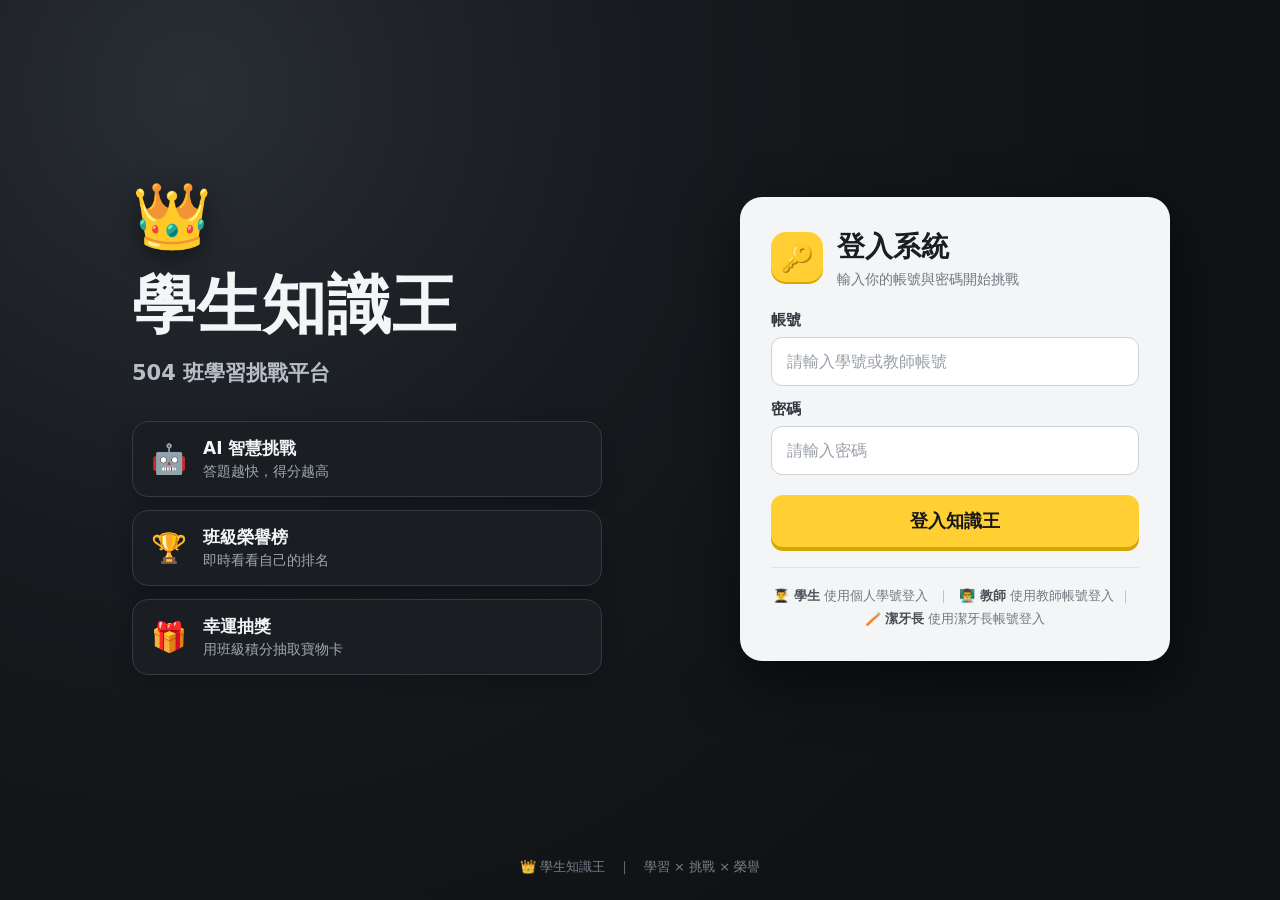
<file: index.html>
<!doctype html>
<html lang="zh-Hant">
<head>
<meta charset="utf-8">
<meta name="viewport" content="width=device-width,initial-scale=1">
<title>學生知識王｜504 班學習挑戰平台</title>
<link rel="stylesheet" href="/static/style.css">
</head>
<body class="login-page">
  <main class="login-shell">
    <section class="login-brand-panel">
      <div class="crown">👑</div>
      <h1>學生知識王</h1>
      <p class="brand-subtitle">504 班學習挑戰平台</p>

      <div class="feature-list">
        <div class="feature"><span>🤖</span><div><b>AI 智慧挑戰</b><small>答題越快，得分越高</small></div></div>
        <div class="feature"><span>🏆</span><div><b>班級榮譽榜</b><small>即時看看自己的排名</small></div></div>
        <div class="feature"><span>🎁</span><div><b>幸運抽獎</b><small>用班級積分抽取寶物卡</small></div></div>
      </div>
    </section>

    <section class="login-card">
      <div class="login-heading">
        <div class="login-icon">🔑</div>
        <div>
          <h2>登入系統</h2>
          <p>輸入你的帳號與密碼開始挑戰</p>
        </div>
      </div>

      <div id="msg"></div>

      <label for="account">帳號</label>
      <input id="account" class="field login-field" autocomplete="username" placeholder="請輸入學號或教師帳號">

      <label for="password">密碼</label>
      <input id="password" class="field login-field" type="password" autocomplete="current-password" placeholder="請輸入密碼">

      <button class="btn login-btn" onclick="login()">登入知識王</button>

      <div class="login-note">
        <span>👨‍🎓 學生</span> 使用個人學號登入
        <span class="divider">｜</span>
        <span>👨‍🏫 教師</span> 使用教師帳號登入<span class="divider">｜</span><span>🪥 潔牙長</span> 使用潔牙長帳號登入
      </div>
    </section>
  </main>

  <footer class="login-footer">👑 學生知識王　｜　學習 × 挑戰 × 榮譽</footer>

<script>
const accountInput=document.getElementById('account');
const passwordInput=document.getElementById('password');
const msg=document.getElementById('msg');

async function login(){
  const account=accountInput.value.trim();
  const password=passwordInput.value;
  if(!account || !password){
    msg.innerHTML='<div class="notice err">請輸入帳號與密碼。</div>';
    return;
  }
  const btn=document.querySelector('.login-btn');
  btn.disabled=true;
  btn.textContent='登入中…';
  try{
    const r=await fetch('/api/login',{method:'POST',headers:{'Content-Type':'application/json'},body:JSON.stringify({account,password})});
    const d=await r.json();
    if(!r.ok){
      msg.innerHTML='<div class="notice err">'+(d.error||'登入失敗，請確認帳號與密碼。')+'</div>';
      return;
    }
    location.href=d.user.role==='teacher'?'/teacher':(d.user.role==='toothbrush'?'/display/toothbrush':'/student');
  }catch(e){
    msg.innerHTML='<div class="notice err">目前無法連線，請稍後再試。</div>';
  }finally{
    btn.disabled=false;
    btn.textContent='登入知識王';
  }
}

passwordInput.addEventListener('keydown',e=>{if(e.key==='Enter')login()});
accountInput.addEventListener('keydown',e=>{if(e.key==='Enter')passwordInput.focus()});
</script>
</body>
</html>
</file>
<file: static/style.css>
*{box-sizing:border-box}body{margin:0;font-family:"Noto Sans TC",system-ui,-apple-system,BlinkMacSystemFont,"Segoe UI",sans-serif;background:#101214;color:#f4f5f7}button,input,select{font:inherit}.wrap{max-width:1180px;margin:auto;padding:28px 18px}.card{background:#1a1d21;border:1px solid #30343a;border-radius:18px;padding:22px;box-shadow:0 8px 30px #0005}.grid{display:grid;gap:18px}.grid2{grid-template-columns:1fr 1fr}.top{display:flex;align-items:center;justify-content:space-between;gap:12px;margin-bottom:20px}.brand{font-size:26px;font-weight:800}.muted{color:#9da4ad}.btn{border:0;border-radius:12px;padding:11px 16px;background:#ffcf33;color:#171717;font-weight:800;cursor:pointer}.btn.secondary{background:#30343a;color:#fff}.btn.danger{background:#ef5350;color:white}.field{width:100%;padding:12px;border-radius:10px;border:1px solid #454a52;background:#111317;color:#fff;margin:7px 0 12px}.login{max-width:440px;margin:8vh auto}.login h1{text-align:center}.avatar{width:52px;height:52px;border-radius:50%;object-fit:cover;border:2px solid #4b5058}.leader{width:100%;border-collapse:collapse}.leader th,.leader td{padding:11px 8px;border-bottom:1px solid #2b2f34;text-align:left}.leader th{color:#9da4ad}.rank1{font-size:1.08em;font-weight:800}.hero{font-size:42px;font-weight:900;line-height:1.1}.pill{display:inline-flex;gap:6px;padding:5px 10px;border-radius:999px;background:#292d33;color:#ddd}.room{display:flex;justify-content:space-between;align-items:center;padding:14px;border:1px solid #343941;border-radius:12px;margin:8px 0}.answers{display:grid;grid-template-columns:1fr 1fr;gap:12px;margin-top:18px}.answer{padding:18px;border:2px solid #3b4048;border-radius:14px;background:#20242a;color:#fff;cursor:pointer;text-align:left}.answer:hover{border-color:#ffcf33}.answer:disabled{opacity:.5;cursor:default}.question{font-size:24px;font-weight:700;line-height:1.5}.scorebig{font-size:34px;font-weight:900}.ok{color:#67d67c}.err{color:#ff7777}.hidden{display:none}.notice{padding:12px;border-radius:10px;background:#24282e;margin:10px 0}.two{display:grid;grid-template-columns:1.2fr .8fr;gap:18px}@media(max-width:760px){.grid2,.two{grid-template-columns:1fr}.answers{grid-template-columns:1fr}.brand{font-size:20px}.question{font-size:20px}}
.center{text-align:center}.game-wrap{max-width:1050px}.game-card{min-height:620px;display:flex;align-items:center;justify-content:center}.game-card #game{width:100%;max-width:900px}.game-question{font-size:clamp(1.5rem,3vw,2.2rem);line-height:1.6;text-align:center;margin:32px auto}.gold{background:#f6c945;color:#171717}.mt{margin-top:18px}.prize-item{display:flex;gap:12px;align-items:center;padding:12px 14px;border:1px solid #333;border-radius:10px;margin-top:8px}.prize-item .muted{margin-left:auto}.btn:disabled{opacity:.5;cursor:not-allowed}
.old-home{max-width:1240px}.old-top{padding:4px 0 18px}.profile{display:flex;align-items:center;gap:18px;margin-bottom:18px;background:#20242a}.big-avatar{width:78px;height:78px}.stats{margin-left:auto;display:flex;gap:28px}.stats>div{min-width:130px;text-align:center;padding:10px 18px;border-left:1px solid #363b43}.stats span{display:block;color:#aeb5bd;font-size:14px}.stats b{display:block;font-size:30px;margin-top:3px}.old-columns{display:grid;grid-template-columns:1.15fr .85fr;gap:18px}.main-column,.side-column{display:grid;gap:18px;align-content:start}.big-btn{min-height:58px;font-size:18px}.rules{margin-top:18px;padding:14px 16px;border-radius:12px;background:#111317;line-height:1.9;color:#cdd2d8}.old-leader th,.old-leader td{text-align:center}.old-leader th:nth-child(3),.old-leader td:nth-child(3){text-align:left}.battlebar{display:flex;justify-content:space-between;gap:16px;margin:-4px 0 14px;padding:12px 18px;background:#1a1d21;border:1px solid #30343a;border-radius:12px;font-size:17px}.scoreline{display:flex;justify-content:space-between;gap:12px;margin:18px 0;padding:10px 14px;background:#20242a;border-radius:10px}.resultbox{max-width:620px;margin:20px auto;padding:16px 22px;background:#20242a;border-radius:14px;line-height:1.8}.resultbox p{margin:7px 0}@media(max-width:850px){.old-columns{grid-template-columns:1fr}.stats{gap:8px}.stats>div{min-width:95px;padding:8px}.profile{flex-wrap:wrap}}

/* ===== v1.2 redesigned login ===== */
.login-page{min-height:100vh;background:radial-gradient(circle at 15% 10%,#292e35 0,#171a1e 34%,#101214 72%);display:flex;flex-direction:column}
.login-shell{width:min(1060px,calc(100% - 36px));margin:auto;display:grid;grid-template-columns:1fr 430px;gap:30px;align-items:center;padding:42px 0}
.login-brand-panel{padding:24px 12px 24px 22px}
.crown{font-size:64px;line-height:1;margin-bottom:14px;filter:drop-shadow(0 5px 12px #0008)}
.login-brand-panel h1{font-size:clamp(42px,6vw,64px);margin:0;font-weight:900;letter-spacing:1px}
.brand-subtitle{font-size:21px;color:#b6bec8;margin:10px 0 34px;font-weight:600}
.feature-list{display:grid;gap:13px;max-width:470px}
.feature{display:flex;align-items:center;gap:15px;padding:15px 17px;border:1px solid #343a42;background:#1a1e23;border-radius:16px;box-shadow:0 7px 20px #0003}
.feature>span{font-size:29px;width:38px;text-align:center}
.feature b{display:block;font-size:17px;margin-bottom:3px}
.feature small{display:block;color:#9ea7b1;font-size:14px}
.login-card{background:#f4f5f7;color:#1a1d21;border-radius:22px;padding:30px;box-shadow:0 20px 55px #0008;border:1px solid #fff2}
.login-heading{display:flex;align-items:center;gap:14px;margin-bottom:22px}
.login-icon{width:52px;height:52px;border-radius:15px;display:grid;place-items:center;background:#ffcf33;font-size:27px;box-shadow:inset 0 -2px 0 #d5a900}
.login-card h2{margin:0;font-size:28px;font-weight:900}
.login-card p{margin:5px 0 0;color:#707780;font-size:14px}
.login-card label{display:block;font-weight:800;font-size:15px;margin:14px 0 7px;color:#343940}
.login-card .login-field{background:#fff;color:#17191c;border:1px solid #cdd2d8;border-radius:11px;padding:14px 15px;margin:0;outline:none}
.login-card .login-field:focus{border-color:#e5b800;box-shadow:0 0 0 3px #ffcf3333}
.login-card .login-field::placeholder{color:#9aa0a7}
.login-btn{width:100%;margin-top:20px;padding:14px 16px;border-radius:12px;font-size:18px;box-shadow:0 4px 0 #d2a800}
.login-btn:active{transform:translateY(2px);box-shadow:0 2px 0 #d2a800}
.login-btn:disabled{transform:none;box-shadow:none}
.login-card .notice{font-size:14px;margin:0 0 12px}
.login-note{margin-top:20px;padding-top:16px;border-top:1px solid #dfe2e6;text-align:center;color:#727981;font-size:13px;line-height:1.8}
.login-note span{font-weight:800;color:#4a5057}
.login-note .divider{font-weight:400;color:#b2b6bc;margin:0 5px}
.login-footer{text-align:center;color:#777f88;font-size:13px;padding:0 18px 24px}
@media(max-width:820px){.login-shell{grid-template-columns:1fr;max-width:520px;padding:28px 0}.login-brand-panel{text-align:center;padding:10px}.feature-list{margin:auto;text-align:left}.brand-subtitle{margin-bottom:20px}.crown{font-size:52px}.login-brand-panel h1{font-size:44px}.login-card{padding:25px}.login-footer{padding-bottom:18px}}
@media(max-width:480px){.login-shell{width:calc(100% - 22px)}.login-card{padding:21px}.login-brand-panel h1{font-size:37px}.brand-subtitle{font-size:17px}.feature{padding:12px}.feature small{font-size:13px}.login-note .divider{display:none}.login-note span{display:inline-block;margin:0 3px}}

/* 大螢幕排名：照片＋積分＋寶物卡 */
.display-page{background:radial-gradient(circle at top,#242932 0,#101214 55%);min-height:100vh}.display-wrap{max-width:1500px;margin:auto;padding:24px 28px}.display-header{display:flex;justify-content:space-between;align-items:center;margin-bottom:14px}.display-title{font-size:clamp(28px,3vw,44px);font-weight:900}.display-subtitle{color:#aeb5bd;margin-top:4px;font-size:18px}.display-full{border:0;border-radius:12px;padding:11px 16px;background:#30343a;color:#fff;font-weight:800;cursor:pointer}.display-status{text-align:right;color:#8f98a3;font-size:14px;margin-bottom:12px}.display-grid{display:grid;grid-template-columns:repeat(5,minmax(0,1fr));gap:10px}.display-card{position:relative;display:flex;align-items:center;gap:8px;min-height:125px;padding:12px 10px;background:#1a1d21;border:1px solid #30343a;border-radius:20px;box-shadow:0 8px 28px #0006}.display-card.rank-1{grid-column:span 1;border-width:2px}.display-avatar{width:64px;height:64px;flex:0 0 64px;border-radius:50%;object-fit:cover;border:3px solid #5b626c}.rank-badge{width:28px;text-align:center;font-size:18px;font-weight:900}.display-seat{font-size:14px;color:#8f98a3}.display-name{font-size:19px;font-weight:900;margin:2px 0}.display-score{font-size:30px;font-weight:900}.display-score span{font-size:15px;color:#aeb5bd;font-weight:700}.display-cards{display:flex;flex-wrap:wrap;gap:6px;margin-top:8px}.treasure,.no-card{font-size:10px;padding:5px 9px;border-radius:999px;background:#292d33;color:#e9edf1}.no-card{color:#7f8791}@media(max-width:900px){.display-grid{grid-template-columns:1fr}.display-wrap{padding:16px}.display-avatar{width:76px;height:76px;flex-basis:76px}.display-name{font-size:21px}.display-score{font-size:26px}}

/* v1.2：學生首頁恢復舊版留言板 */
.message-card { min-height: 420px; }
.message-subtitle { font-size: .8rem; font-weight: normal; }
.old-message-box { height: 300px; overflow-y: auto; overflow-x: hidden; padding: 10px 4px; box-sizing: border-box; }
.message-row { margin-bottom: 8px; border-bottom: 1px solid #222; padding: 0 4px 6px; word-break: break-word; line-height: 1.6; }
.message-user { color: #4caf50; }
.message-time { color: #888; margin-left: 8px; font-size: .85em; white-space: nowrap; }
.message-input { display: flex; gap: 5px; margin-top: 8px; }
.message-input input { flex: 1; min-width: 0; padding: 10px; border-radius: 8px; background: #333; border: none; color: white; box-sizing: border-box; }
.message-input .btn { white-space: nowrap; }

.exchange-card{margin-bottom:18px;background:#20242a}.exchange-head h2{margin:0 0 4px}.exchange-head p{margin:0}.exchange-buttons{display:grid;grid-template-columns:1fr 1fr;gap:12px;margin-top:16px}.exchange-buttons .btn{min-height:50px;font-size:16px}.exchange-msg{min-height:22px;margin-top:10px;text-align:center}@media(max-width:760px){.exchange-buttons{grid-template-columns:1fr}}

/* 學生首頁：寶物卡移至個人資料區中央 */
.profile { gap: 18px; }
.profile-info { min-width: 150px; }
.treasure-summary { flex: 1; min-width: 280px; align-self: stretch; display: flex; flex-direction: column; justify-content: center; padding: 8px 18px; border-left: 1px solid rgba(255,255,255,.10); border-right: 1px solid rgba(255,255,255,.10); }
.treasure-title { font-weight: 800; font-size: 17px; margin-bottom: 10px; }
.top-inventory { display: flex; flex-wrap: wrap; gap: 7px; max-height: 72px; overflow: auto; align-items: center; }
.treasure-chip { display: inline-flex; align-items: center; padding: 7px 10px; border-radius: 999px; background: rgba(255,193,7,.14); border: 1px solid rgba(255,193,7,.35); color: #ffd54a; font-weight: 700; font-size: 13px; white-space: nowrap; }
@media (max-width: 900px) { .treasure-summary { border-left: 0; border-right: 0; border-top: 1px solid rgba(255,255,255,.10); border-bottom: 1px solid rgba(255,255,255,.10); padding: 12px 0; } .profile { flex-wrap: wrap; } }

.category-actions{display:flex;gap:10px;justify-content:center;flex-wrap:wrap;margin:12px 0}.category-list{display:grid;grid-template-columns:repeat(2,minmax(0,1fr));gap:10px;margin:16px 0}.category-item{display:flex;align-items:center;gap:10px;padding:14px 16px;background:#15171b;border:1px solid #343840;border-radius:12px;cursor:pointer}.category-item input{width:20px;height:20px;accent-color:#ffd33d}.category-count{margin-left:auto;color:#aeb4bf;font-size:.9rem}.category-item span:nth-child(2){font-weight:700}@media(max-width:700px){.category-list{grid-template-columns:1fr}}

/* 大螢幕：積分排名／潔牙分離版 */
.display-actions{display:flex;gap:8px;align-items:center}.display-nav{border:0;border-radius:12px;padding:11px 16px;background:#3a414a;color:#fff;font-weight:800;cursor:pointer}.display-score-grid,.display-toothbrush-grid{display:grid;grid-template-columns:repeat(6,minmax(0,1fr));gap:10px}.score-card{min-width:0;display:flex;align-items:center;gap:7px;padding:9px 8px;background:#1a1d21;border:1px solid #30343a;border-radius:15px;box-shadow:0 5px 18px #0005;min-height:96px}.score-rank{width:28px;flex:0 0 28px;text-align:center;font-size:17px;font-weight:900}.score-avatar{width:48px;height:48px;flex:0 0 48px;border-radius:50%;object-fit:cover;border:2px solid #5b626c}.score-student{min-width:0;flex:1}.score-seat{font-size:11px;color:#8f98a3}.score-name{font-size:17px;font-weight:900;white-space:nowrap;overflow:hidden;text-overflow:ellipsis}.score-number{font-size:40px;line-height:1;font-weight:900;white-space:nowrap;margin-left:auto}.score-number span{font-size:13px;color:#aeb5bd;margin-left:2px}.score-card.rank-1,.score-card.rank-2,.score-card.rank-3{border-width:2px}.tooth-card{min-width:0;padding:10px;background:#1a1d21;border:1px solid #30343a;border-radius:15px;box-shadow:0 5px 18px #0005}.tooth-top{display:flex;align-items:center;gap:8px;min-width:0}.tooth-rank{width:27px;flex:0 0 27px;font-size:15px;font-weight:900;text-align:center;color:#aeb5bd}.tooth-avatar{width:48px;height:48px;flex:0 0 48px;border-radius:50%;object-fit:cover;border:2px solid #5b626c}.tooth-name{font-size:17px;font-weight:900;white-space:nowrap;overflow:hidden;text-overflow:ellipsis}.tooth-score{font-size:12px;color:#8f98a3;margin-top:2px}.toothbrush-btn{display:block;margin-top:9px;width:100%;border:0;border-radius:9px;padding:8px 5px;background:#d7f3df;color:#14532d;font-weight:900;font-size:13px;cursor:pointer}.toothbrush-btn:disabled{background:#343a40;color:#aeb5bd;cursor:default}.toothbrush-note{font-size:11px;color:#aeb5bd;margin-top:3px;min-height:14px;text-align:center}
@media(max-width:1200px){.display-score-grid,.display-toothbrush-grid{grid-template-columns:repeat(4,minmax(0,1fr))}.display-wrap{padding:18px}.score-number{font-size:34px}}
@media(max-width:760px){.display-score-grid,.display-toothbrush-grid{grid-template-columns:repeat(2,minmax(0,1fr))}.display-actions{flex-wrap:wrap}.display-title{font-size:28px}}

/* 學生介面：兩種班級排名 */
.student-ranking-card{margin-bottom:18px}.student-ranking-head{display:flex;align-items:center;justify-content:space-between;gap:14px;flex-wrap:wrap}.student-ranking-head h2{margin:0 0 4px}.student-ranking-head p{margin:0}.student-ranking-tabs{display:flex;gap:7px}.student-rank-tab{border:1px solid #454b54;background:#252a31;color:#e8ebef;border-radius:10px;padding:9px 13px;font-weight:900;cursor:pointer}.student-rank-tab.active{background:#ffd13b;color:#17191d;border-color:#ffd13b}.student-ranking-status{font-size:12px;margin:10px 0 7px}.student-ranking-list{display:grid;grid-template-columns:1fr 1fr;gap:6px 10px;max-height:420px;overflow:auto;padding-right:3px}.student-rank-row{display:grid;grid-template-columns:30px 34px 42px minmax(55px,1fr) auto;grid-template-rows:22px 18px;column-gap:7px;align-items:center;padding:7px 9px;border:1px solid #30343a;border-radius:11px;background:#15181d;min-width:0}.student-rank-row.me{border-color:#ffd13b;background:#272316;box-shadow:0 0 0 1px #ffd13b22}.student-rank-row img{grid-row:1/3;width:34px;height:34px;border-radius:50%;object-fit:cover;border:2px solid #59616b}.sr-rank{grid-row:1/3;font-size:16px;font-weight:1000;text-align:center}.sr-seat{font-size:10px;color:#8e98a4;grid-column:3;grid-row:1}.sr-name{grid-column:4;grid-row:1;font-weight:900;white-space:nowrap;overflow:hidden;text-overflow:ellipsis}.sr-main{grid-column:5;grid-row:1;font-weight:1000;white-space:nowrap}.sr-score{color:#ffd43b;font-size:17px}.sr-battle{color:#7dd3fc;font-size:17px}.sr-sub{grid-column:4/6;grid-row:2;color:#8e98a4;font-size:10px;white-space:nowrap;overflow:hidden;text-overflow:ellipsis}@media(max-width:900px){.student-ranking-list{grid-template-columns:1fr}}


/* V22 猜數字：深海藍漸層、亮色遊戲標題，避免白底 */
.guess-game-card{position:relative;overflow:hidden;border:2px solid #39c8ff;background:radial-gradient(circle at 12% 5%,#165e9b 0,#07355f 42%,#081c37 100%);color:#f1faff;box-shadow:0 10px 28px #00aaff20}
.guess-game-card h2{margin-top:0;color:#fff;font-size:clamp(1.35rem,2vw,1.8rem);text-shadow:0 2px 0 #07518b,0 0 16px #33cfff55}
.guess-game-card p,.guess-game-card .muted{color:#b8d8ee}
.guess-game-actions{display:flex;align-items:center;gap:14px;flex-wrap:wrap;margin:14px 0}
.guess-game-panel{margin-top:12px}
.guess-entry{display:flex;gap:10px;max-width:100%;margin:12px 0;flex-wrap:wrap}
.guess-entry input{min-width:0;flex:1 1 180px;border:2px solid #62d6ff;border-radius:14px;padding:12px 14px;font-size:1.25rem;letter-spacing:.2em;text-align:center;background:#0b2746;color:#fff;box-shadow:inset 0 2px 8px #0004}
.guess-entry input::placeholder{color:#9dbbd1}
.guess-entry button{flex:0 0 auto}
.guess-history{margin-top:14px;display:grid;gap:8px;max-width:100%}
.guess-row{display:grid;grid-template-columns:1fr 1fr 1fr;align-items:center;padding:10px 14px;border-radius:12px;background:#102b4a;border:1px solid #2873a5;color:#d9f1ff}
.guess-number{font-size:1.2rem;letter-spacing:.12em;color:#fff;font-weight:900;opacity:1}
.guess-row strong{color:#ffd34e;text-align:right}
.guess-mode-select{display:flex;align-items:center;gap:10px;flex-wrap:wrap;margin:12px 0;color:#e5f5ff}
.guess-difficulty{border:2px solid #49bff3;border-radius:12px;padding:9px 12px;font-weight:800;background:#0d3154;color:#fff}
.guess-rules{line-height:1.8;background:#0c4771;border:1px solid #3fc8ff;border-radius:14px;padding:12px 14px;margin:12px 0;color:#e2f6ff;box-shadow:inset 0 0 18px #37bfff12}
.guess-leaderboard-card{min-width:0;background:radial-gradient(circle at 90% 0,#114b72,#0b2543 70%);border:2px solid #f5cf48;color:#f5faff;box-shadow:0 10px 28px #0003}
.guess-leaderboard-card h2{margin-top:0;margin-bottom:6px;color:#fff;text-shadow:0 2px 0 #174d77}
.guess-leaderboard-card .muted{color:#b8d8ee}
.guess-leaderboard-status{font-size:12px;margin:10px 0}
.guess-leaderboard-list{display:grid;gap:9px}
.guess-leader-row{display:grid;grid-template-columns:36px 38px minmax(0,1fr);grid-template-rows:auto auto;gap:3px 8px;align-items:center;padding:10px 11px;background:#12365a;border:1px solid #3279a8;border-radius:12px;min-width:0;color:#f4fbff}
.guess-leader-rank{grid-row:1/3;font-size:22px;text-align:center;font-weight:900}
.guess-leader-seat{font-size:11px;color:#a9c9e1;grid-column:2;grid-row:1}
.guess-leader-name{grid-column:3;grid-row:1;overflow:hidden;text-overflow:ellipsis;white-space:nowrap}
.guess-leader-hp{grid-column:2/4;grid-row:2;color:#ffd34e;font-size:15px;white-space:nowrap}
.guess-leader-empty{padding:14px;border-radius:10px;background:#12365a;text-align:center;color:#d7efff}
@media(max-width:520px){.guess-entry{flex-direction:column}.guess-entry button{width:100%}}

/* V20 猜數字遊戲與專屬 HP 排行榜並排 */
.guess-layout{display:grid;grid-template-columns:minmax(0,1.65fr) minmax(260px,.85fr);gap:18px;align-items:start;margin-bottom:18px}
.guess-layout .guess-game-card{margin:0;min-width:0}
@media(max-width:900px){.guess-layout{grid-template-columns:1fr}.guess-leaderboard-list{grid-template-columns:1fr 1fr}}
@media(max-width:520px){.guess-leaderboard-list{grid-template-columns:1fr}}

/* 本月猜數字最快答對紀錄 */
.guess-monthly-fastest{margin-top:18px;padding-top:15px;border-top:1px solid #3b6d91}
.guess-monthly-fastest h3{margin:0 0 8px;color:#ffe27a;font-size:1.05rem}
.guess-monthly-list{display:grid;gap:7px;margin-top:9px}
.guess-monthly-row{display:flex;align-items:center;gap:8px;flex-wrap:wrap;padding:9px 10px;border:1px solid #3678a5;border-radius:12px;background:#0c2d4d;color:#f1faff;font-size:.9rem}
.guess-monthly-medal{font-size:1.15rem}
.guess-monthly-seat{font-size:.78rem;color:#b8d8ee;white-space:nowrap}
.guess-monthly-name{min-width:3em}
.guess-monthly-detail{font-size:.78rem;color:#b8d8ee}
.guess-monthly-row strong{margin-left:auto;color:#ffe27a;white-space:nowrap}
.guess-monthly-empty{padding:10px;border-radius:10px;background:#0c2d4d;color:#b8d8ee;font-size:.9rem}

/* V24 monthly fastest split by difficulty */
.guess-monthly-group{margin:10px 0 14px}.guess-monthly-group h4{margin:8px 0;color:var(--text,#f5f7fb);font-size:1rem}.guess-monthly-group .guess-monthly-row{margin:6px 0}


/* V25：學生私訊老師與圖片附件 */
.teacher-contact-card{border:1px solid #3279a8;background:linear-gradient(145deg,#12365a,#0b213b);color:#f4fbff}
.teacher-contact-card h2{margin-top:0;color:#ffe27a}
.teacher-contact-card p{color:#b8d8ee}
.teacher-contact-card form{display:grid;gap:9px}
.teacher-contact-card label{color:#eaf7ff;font-size:.92rem}
.teacher-contact-card textarea,.teacher-contact-card input[type=file]{box-sizing:border-box;width:100%;max-width:100%;border:1px solid #3678a5;border-radius:10px;padding:10px;background:#0b2947;color:#f4fbff;font:inherit}
.teacher-contact-card textarea{resize:vertical;min-height:90px}
.teacher-contact-card input[type=file]{font-size:.85rem}
.teacher-contact-card small{line-height:1.5}
.teacher-contact-card button{justify-self:start}
#teacherContactStatus{min-height:1.2em;overflow-wrap:anywhere}
</file>
